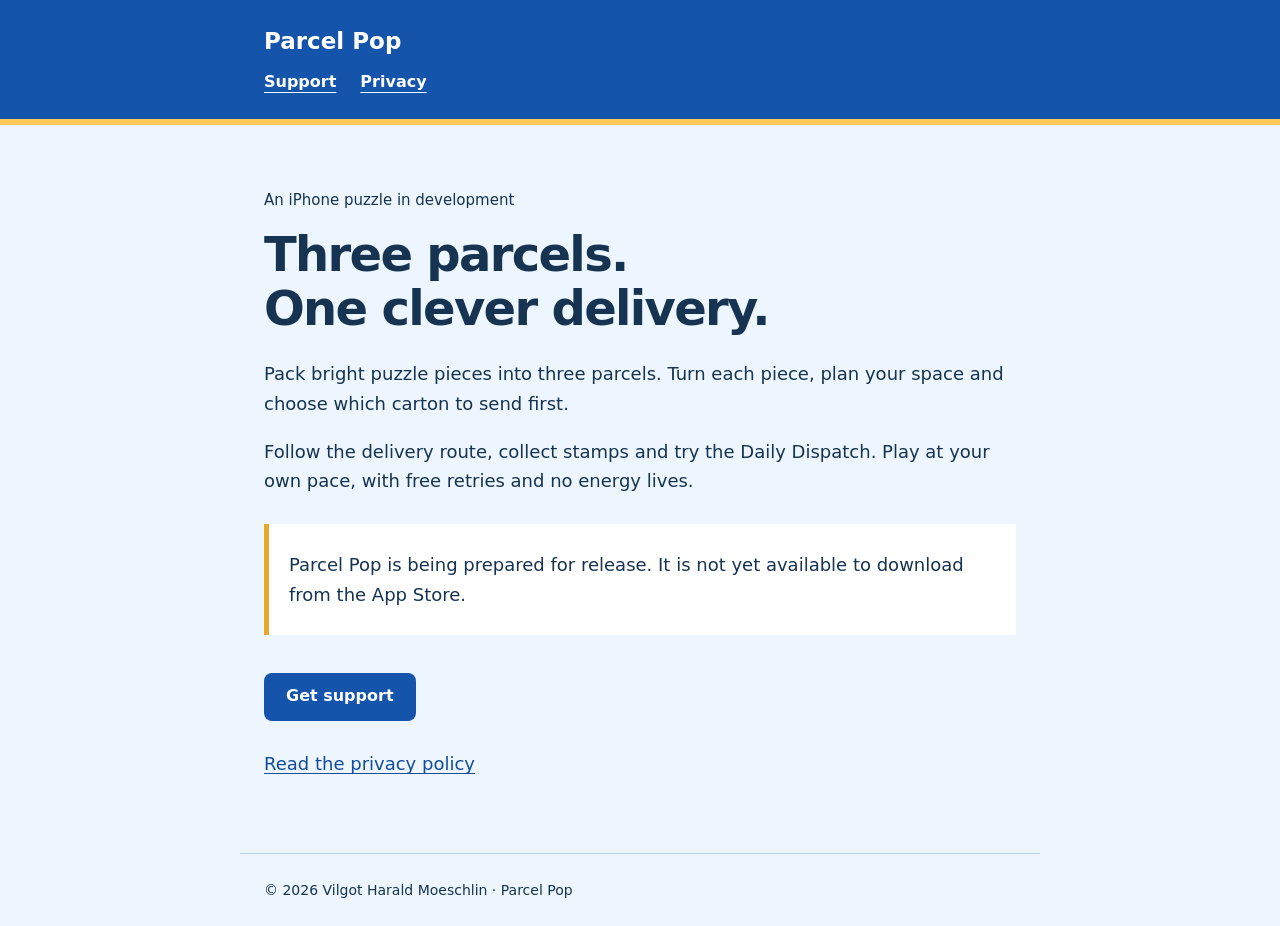
<file: index.html>
<!doctype html><html lang="en"><meta charset="utf-8"><meta name="viewport" content="width=device-width,initial-scale=1"><title>Parcel Pop · Packing Puzzle</title><meta name="description" content="Parcel Pop is an iPhone packing puzzle in development. Find support and privacy information."><link rel="stylesheet" href="site.css"><header><div><a href="./">Parcel Pop</a><nav aria-label="Main"><a href="support.html">Support</a><a href="privacy.html">Privacy</a></nav></div></header><main><p class="date">An iPhone puzzle in development</p><h1>Three parcels.<br>One clever delivery.</h1><p>Pack bright puzzle pieces into three parcels. Turn each piece, plan your space and choose which carton to send first.</p><p>Follow the delivery route, collect stamps and try the Daily Dispatch. Play at your own pace, with free retries and no energy lives.</p><div class="notice"><p>Parcel Pop is being prepared for release. It is not yet available to download from the App Store.</p></div><a class="action" href="support.html">Get support</a><p><a href="privacy.html">Read the privacy policy</a></p></main><footer>© 2026 Vilgot Harald Moeschlin · Parcel Pop</footer></html>
</file>
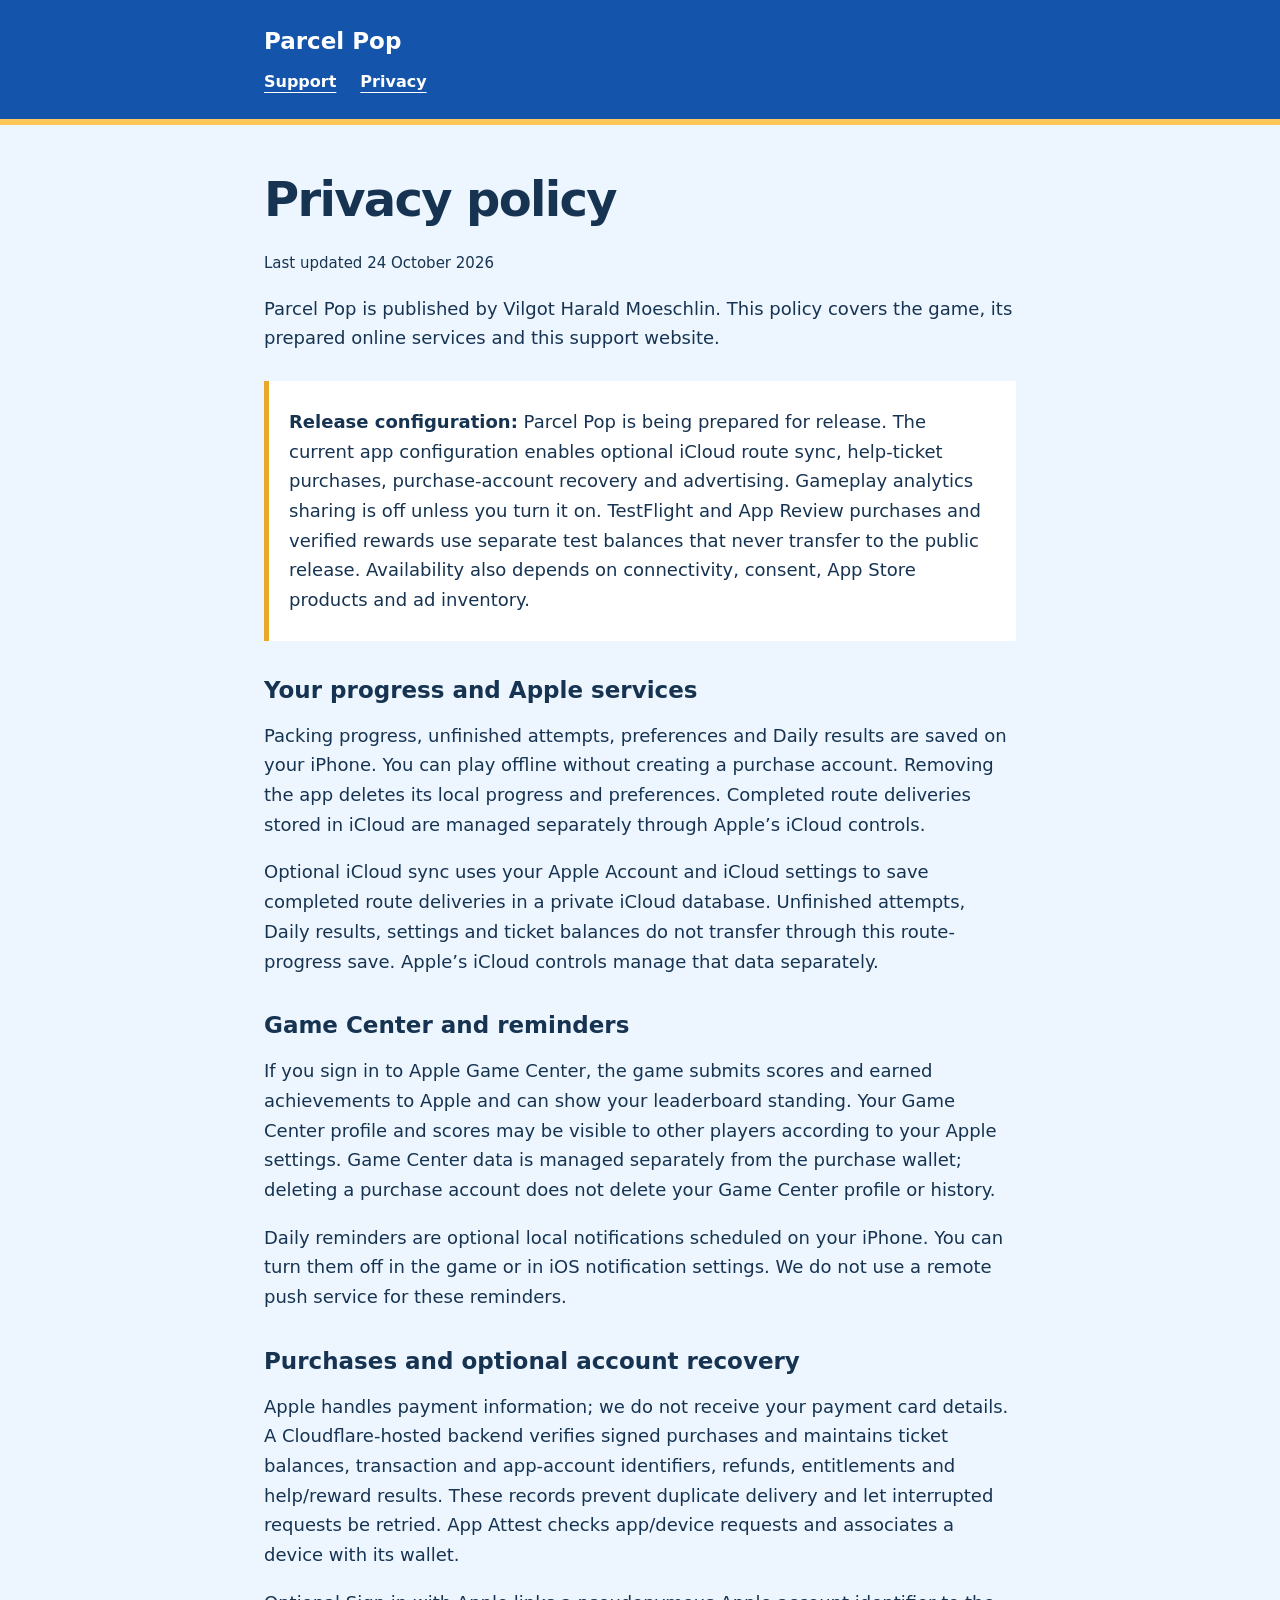
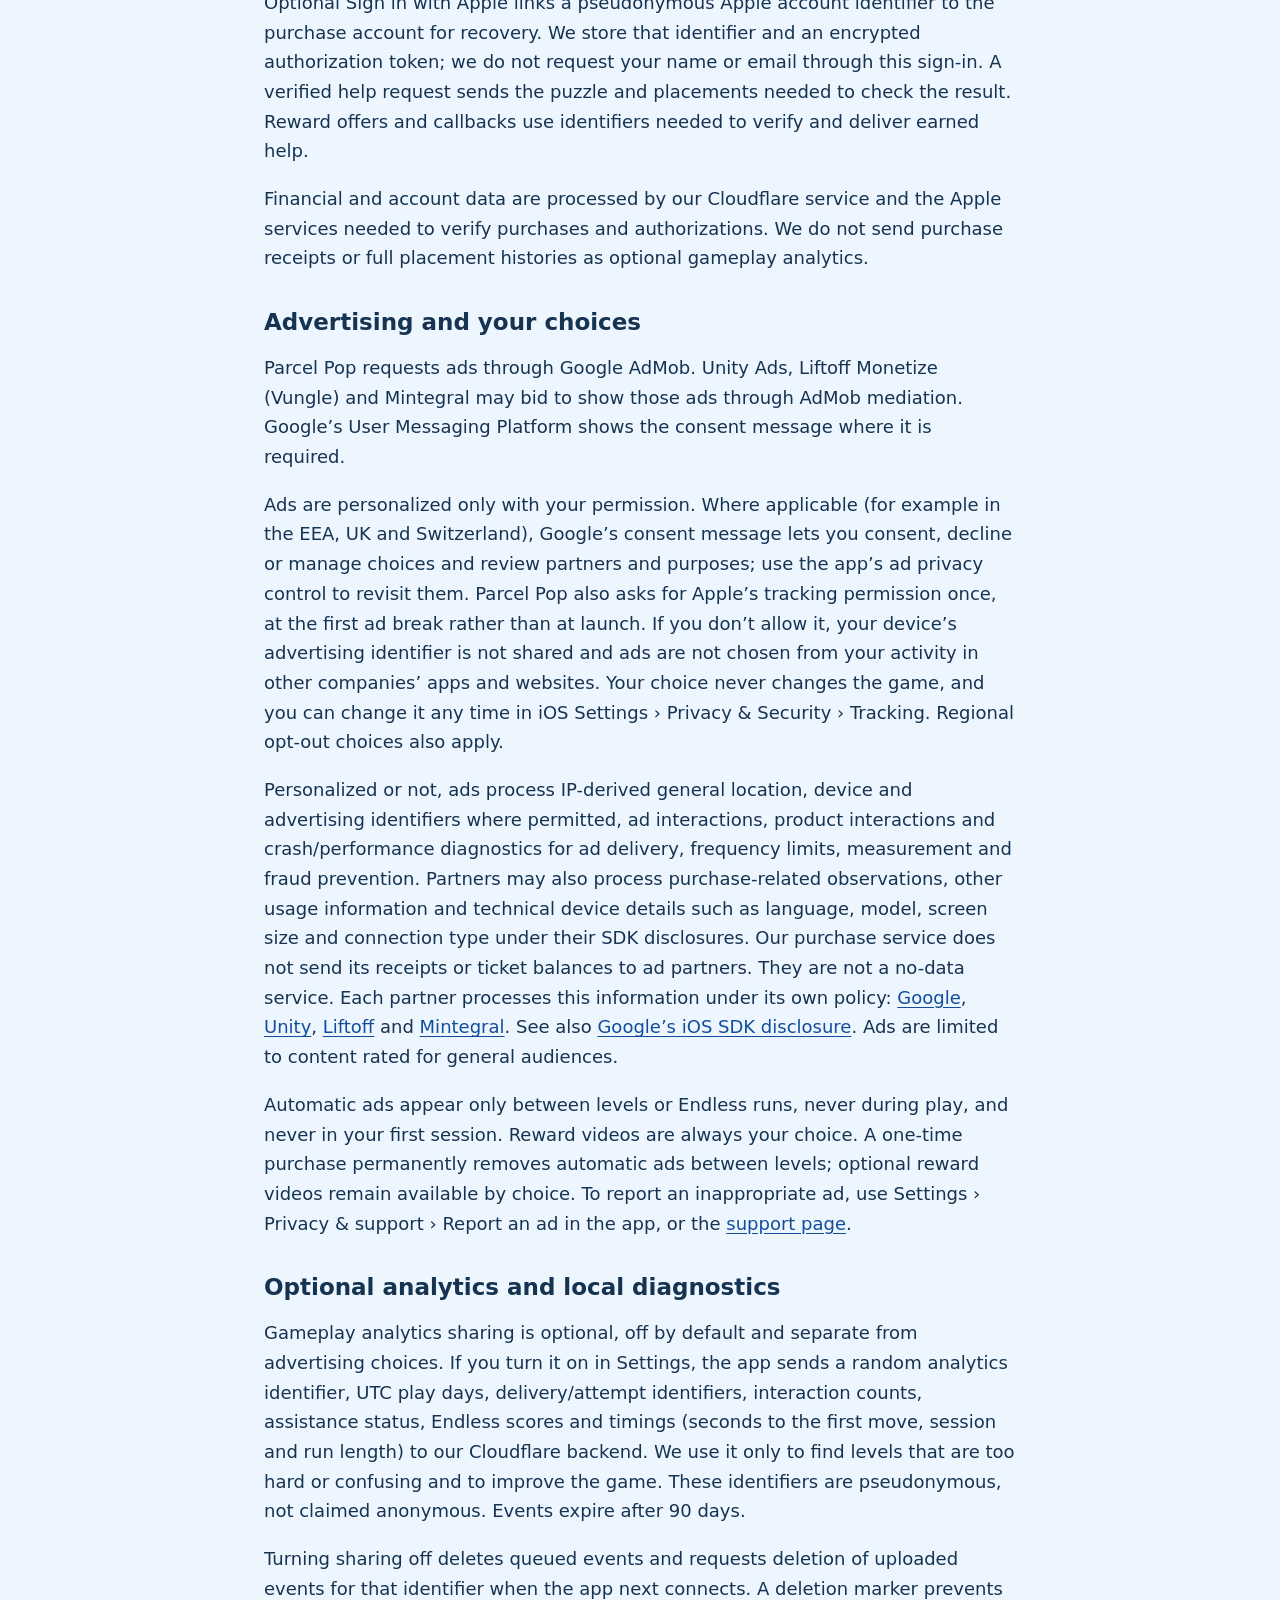
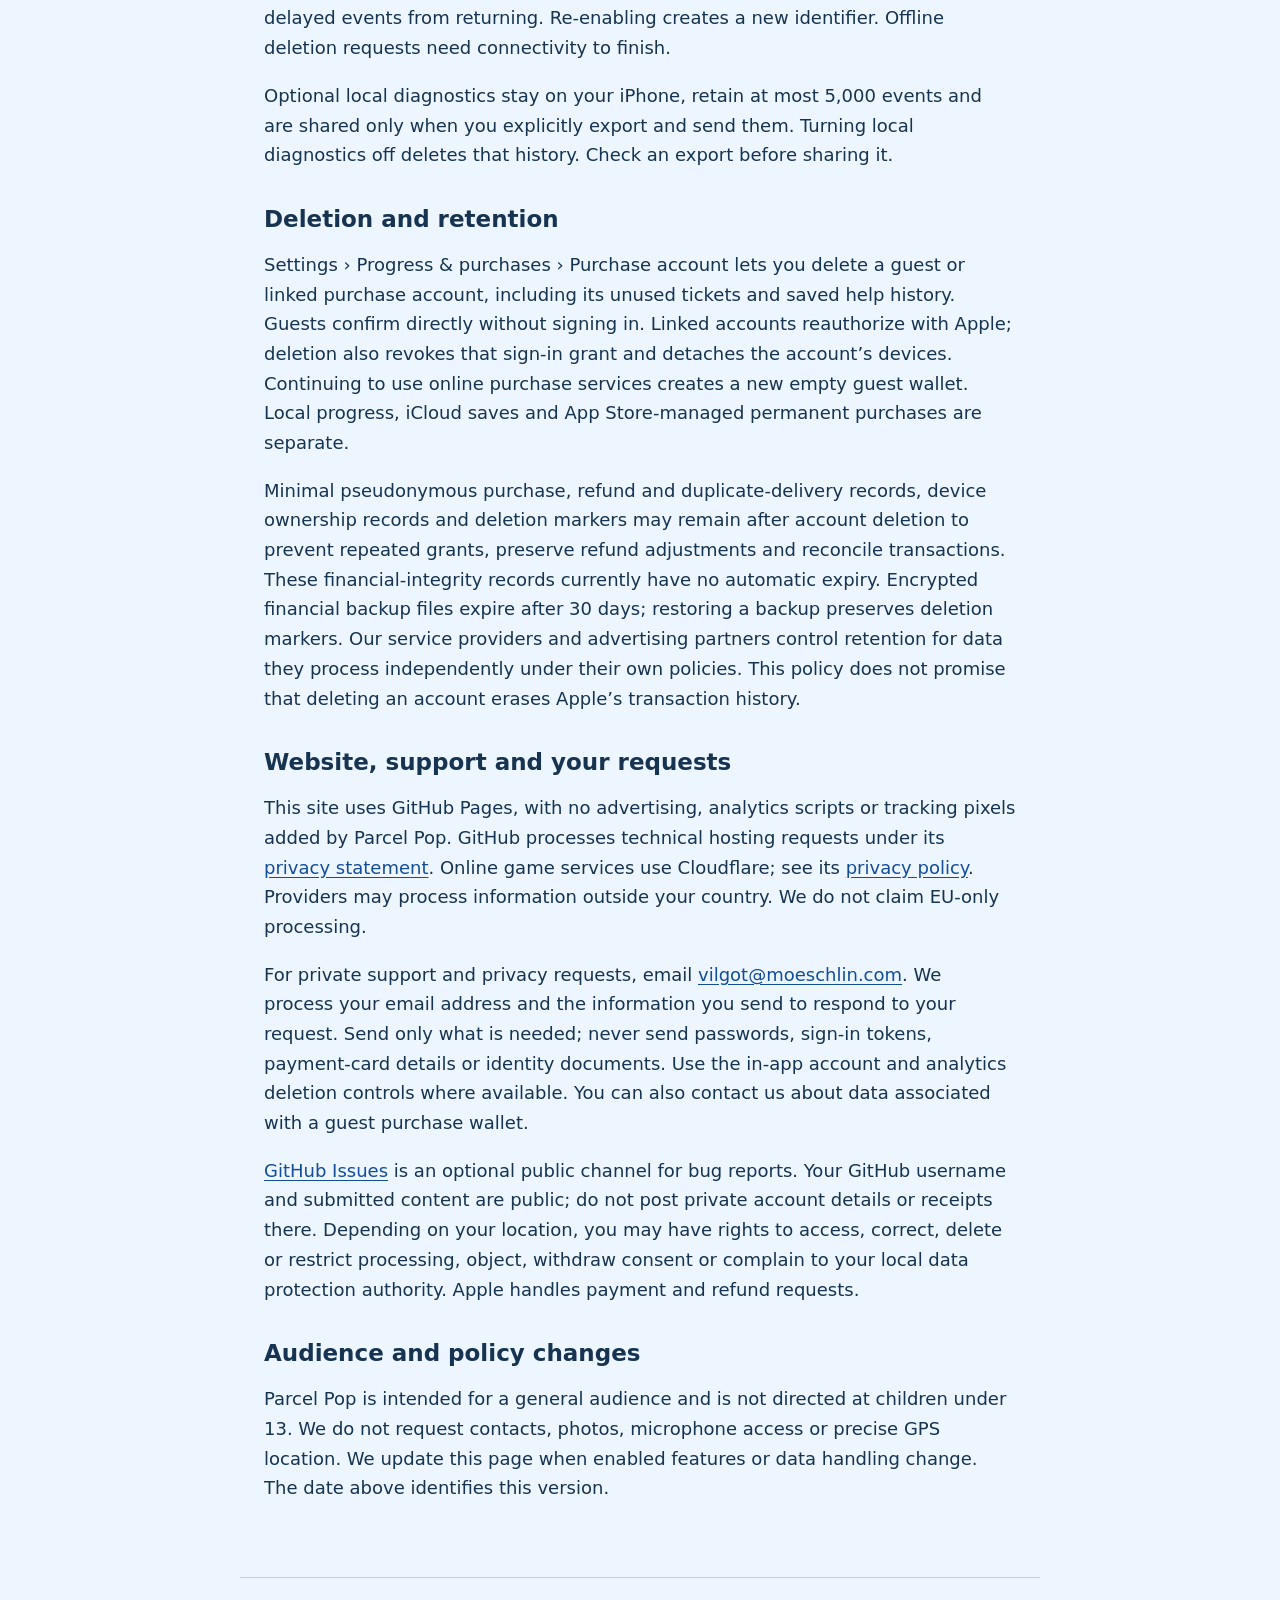
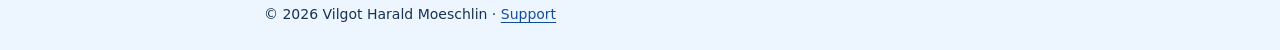
<file: privacy.html>
<!doctype html><html lang="en"><meta charset="utf-8"><meta name="viewport" content="width=device-width,initial-scale=1"><title>Privacy · Parcel Pop</title><meta name="description" content="Parcel Pop privacy policy, including local saves, optional Apple services, purchases, advertising choices and deletion requests."><link rel="stylesheet" href="site.css"><header><div><a href="./">Parcel Pop</a><nav aria-label="Main"><a href="support.html">Support</a><a href="privacy.html" aria-current="page">Privacy</a></nav></div></header><main>
<h1>Privacy policy</h1><p class="date">Last updated 24 October 2026</p><p>Parcel Pop is published by Vilgot Harald Moeschlin. This policy covers the game, its prepared online services and this support website.</p>
<div class="notice"><p><strong>Release configuration:</strong> Parcel Pop is being prepared for release. The current app configuration enables optional iCloud route sync, help-ticket purchases, purchase-account recovery and advertising. Gameplay analytics sharing is off unless you turn it on. TestFlight and App Review purchases and verified rewards use separate test balances that never transfer to the public release. Availability also depends on connectivity, consent, App Store products and ad inventory.</p></div>
<h2>Your progress and Apple services</h2><p>Packing progress, unfinished attempts, preferences and Daily results are saved on your iPhone. You can play offline without creating a purchase account. Removing the app deletes its local progress and preferences. Completed route deliveries stored in iCloud are managed separately through Apple’s iCloud controls.</p><p>Optional iCloud sync uses your Apple Account and iCloud settings to save completed route deliveries in a private iCloud database. Unfinished attempts, Daily results, settings and ticket balances do not transfer through this route-progress save. Apple’s iCloud controls manage that data separately.</p>
<h2>Game Center and reminders</h2><p>If you sign in to Apple Game Center, the game submits scores and earned achievements to Apple and can show your leaderboard standing. Your Game Center profile and scores may be visible to other players according to your Apple settings. Game Center data is managed separately from the purchase wallet; deleting a purchase account does not delete your Game Center profile or history.</p><p>Daily reminders are optional local notifications scheduled on your iPhone. You can turn them off in the game or in iOS notification settings. We do not use a remote push service for these reminders.</p><h2>Purchases and optional account recovery</h2><p>Apple handles payment information; we do not receive your payment card details. A Cloudflare-hosted backend verifies signed purchases and maintains ticket balances, transaction and app-account identifiers, refunds, entitlements and help/reward results. These records prevent duplicate delivery and let interrupted requests be retried. App Attest checks app/device requests and associates a device with its wallet.</p><p>Optional Sign in with Apple links a pseudonymous Apple account identifier to the purchase account for recovery. We store that identifier and an encrypted authorization token; we do not request your name or email through this sign-in. A verified help request sends the puzzle and placements needed to check the result. Reward offers and callbacks use identifiers needed to verify and deliver earned help.</p><p>Financial and account data are processed by our Cloudflare service and the Apple services needed to verify purchases and authorizations. We do not send purchase receipts or full placement histories as optional gameplay analytics.</p>
<h2>Advertising and your choices</h2><p>Parcel Pop requests ads through Google AdMob. Unity Ads, Liftoff Monetize (Vungle) and Mintegral may bid to show those ads through AdMob mediation. Google’s User Messaging Platform shows the consent message where it is required.</p><p>Ads are personalized only with your permission. Where applicable (for example in the EEA, UK and Switzerland), Google’s consent message lets you consent, decline or manage choices and review partners and purposes; use the app’s ad privacy control to revisit them. Parcel Pop also asks for Apple’s tracking permission once, at the first ad break rather than at launch. If you don’t allow it, your device’s advertising identifier is not shared and ads are not chosen from your activity in other companies’ apps and websites. Your choice never changes the game, and you can change it any time in iOS Settings › Privacy &amp; Security › Tracking. Regional opt-out choices also apply.</p><p>Personalized or not, ads process IP-derived general location, device and advertising identifiers where permitted, ad interactions, product interactions and crash/performance diagnostics for ad delivery, frequency limits, measurement and fraud prevention. Partners may also process purchase-related observations, other usage information and technical device details such as language, model, screen size and connection type under their SDK disclosures. Our purchase service does not send its receipts or ticket balances to ad partners. They are not a no-data service. Each partner processes this information under its own policy: <a href="https://policies.google.com/technologies/partner-sites">Google</a>, <a href="https://unity.com/legal/game-player-and-app-user-privacy-policy">Unity</a>, <a href="https://liftoff.io/privacy-policy/">Liftoff</a> and <a href="https://www.mintegral.com/en/privacy">Mintegral</a>. See also <a href="https://developers.google.com/admob/ios/privacy/data-disclosure">Google’s iOS SDK disclosure</a>. Ads are limited to content rated for general audiences.</p><p>Automatic ads appear only between levels or Endless runs, never during play, and never in your first session. Reward videos are always your choice. A one-time purchase permanently removes automatic ads between levels; optional reward videos remain available by choice. To report an inappropriate ad, use Settings › Privacy &amp; support › Report an ad in the app, or the <a href="support.html">support page</a>.</p>
<h2>Optional analytics and local diagnostics</h2><p>Gameplay analytics sharing is optional, off by default and separate from advertising choices. If you turn it on in Settings, the app sends a random analytics identifier, UTC play days, delivery/attempt identifiers, interaction counts, assistance status, Endless scores and timings (seconds to the first move, session and run length) to our Cloudflare backend. We use it only to find levels that are too hard or confusing and to improve the game. These identifiers are pseudonymous, not claimed anonymous. Events expire after 90 days.</p><p>Turning sharing off deletes queued events and requests deletion of uploaded events for that identifier when the app next connects. A deletion marker prevents delayed events from returning. Re-enabling creates a new identifier. Offline deletion requests need connectivity to finish.</p><p>Optional local diagnostics stay on your iPhone, retain at most 5,000 events and are shared only when you explicitly export and send them. Turning local diagnostics off deletes that history. Check an export before sharing it.</p>
<h2>Deletion and retention</h2><p>Settings › Progress &amp; purchases › Purchase account lets you delete a guest or linked purchase account, including its unused tickets and saved help history. Guests confirm directly without signing in. Linked accounts reauthorize with Apple; deletion also revokes that sign-in grant and detaches the account’s devices. Continuing to use online purchase services creates a new empty guest wallet. Local progress, iCloud saves and App Store-managed permanent purchases are separate.</p><p>Minimal pseudonymous purchase, refund and duplicate-delivery records, device ownership records and deletion markers may remain after account deletion to prevent repeated grants, preserve refund adjustments and reconcile transactions. These financial-integrity records currently have no automatic expiry. Encrypted financial backup files expire after 30 days; restoring a backup preserves deletion markers. Our service providers and advertising partners control retention for data they process independently under their own policies. This policy does not promise that deleting an account erases Apple’s transaction history.</p>
<h2>Website, support and your requests</h2><p>This site uses GitHub Pages, with no advertising, analytics scripts or tracking pixels added by Parcel Pop. GitHub processes technical hosting requests under its <a href="https://docs.github.com/en/site-policy/privacy-policies/github-general-privacy-statement">privacy statement</a>. Online game services use Cloudflare; see its <a href="https://www.cloudflare.com/privacypolicy/">privacy policy</a>. Providers may process information outside your country. We do not claim EU-only processing.</p><p>For private support and privacy requests, email <a href="mailto:vilgot@moeschlin.com">vilgot@moeschlin.com</a>. We process your email address and the information you send to respond to your request. Send only what is needed; never send passwords, sign-in tokens, payment-card details or identity documents. Use the in-app account and analytics deletion controls where available. You can also contact us about data associated with a guest purchase wallet.</p><p><a href="https://github.com/VilgotMoe/parcel-pop/issues">GitHub Issues</a> is an optional public channel for bug reports. Your GitHub username and submitted content are public; do not post private account details or receipts there. Depending on your location, you may have rights to access, correct, delete or restrict processing, object, withdraw consent or complain to your local data protection authority. Apple handles payment and refund requests.</p>
<h2>Audience and policy changes</h2><p>Parcel Pop is intended for a general audience and is not directed at children under 13. We do not request contacts, photos, microphone access or precise GPS location. We update this page when enabled features or data handling change. The date above identifies this version.</p>
</main><footer>© 2026 Vilgot Harald Moeschlin · <a href="support.html">Support</a></footer></html>
</file>
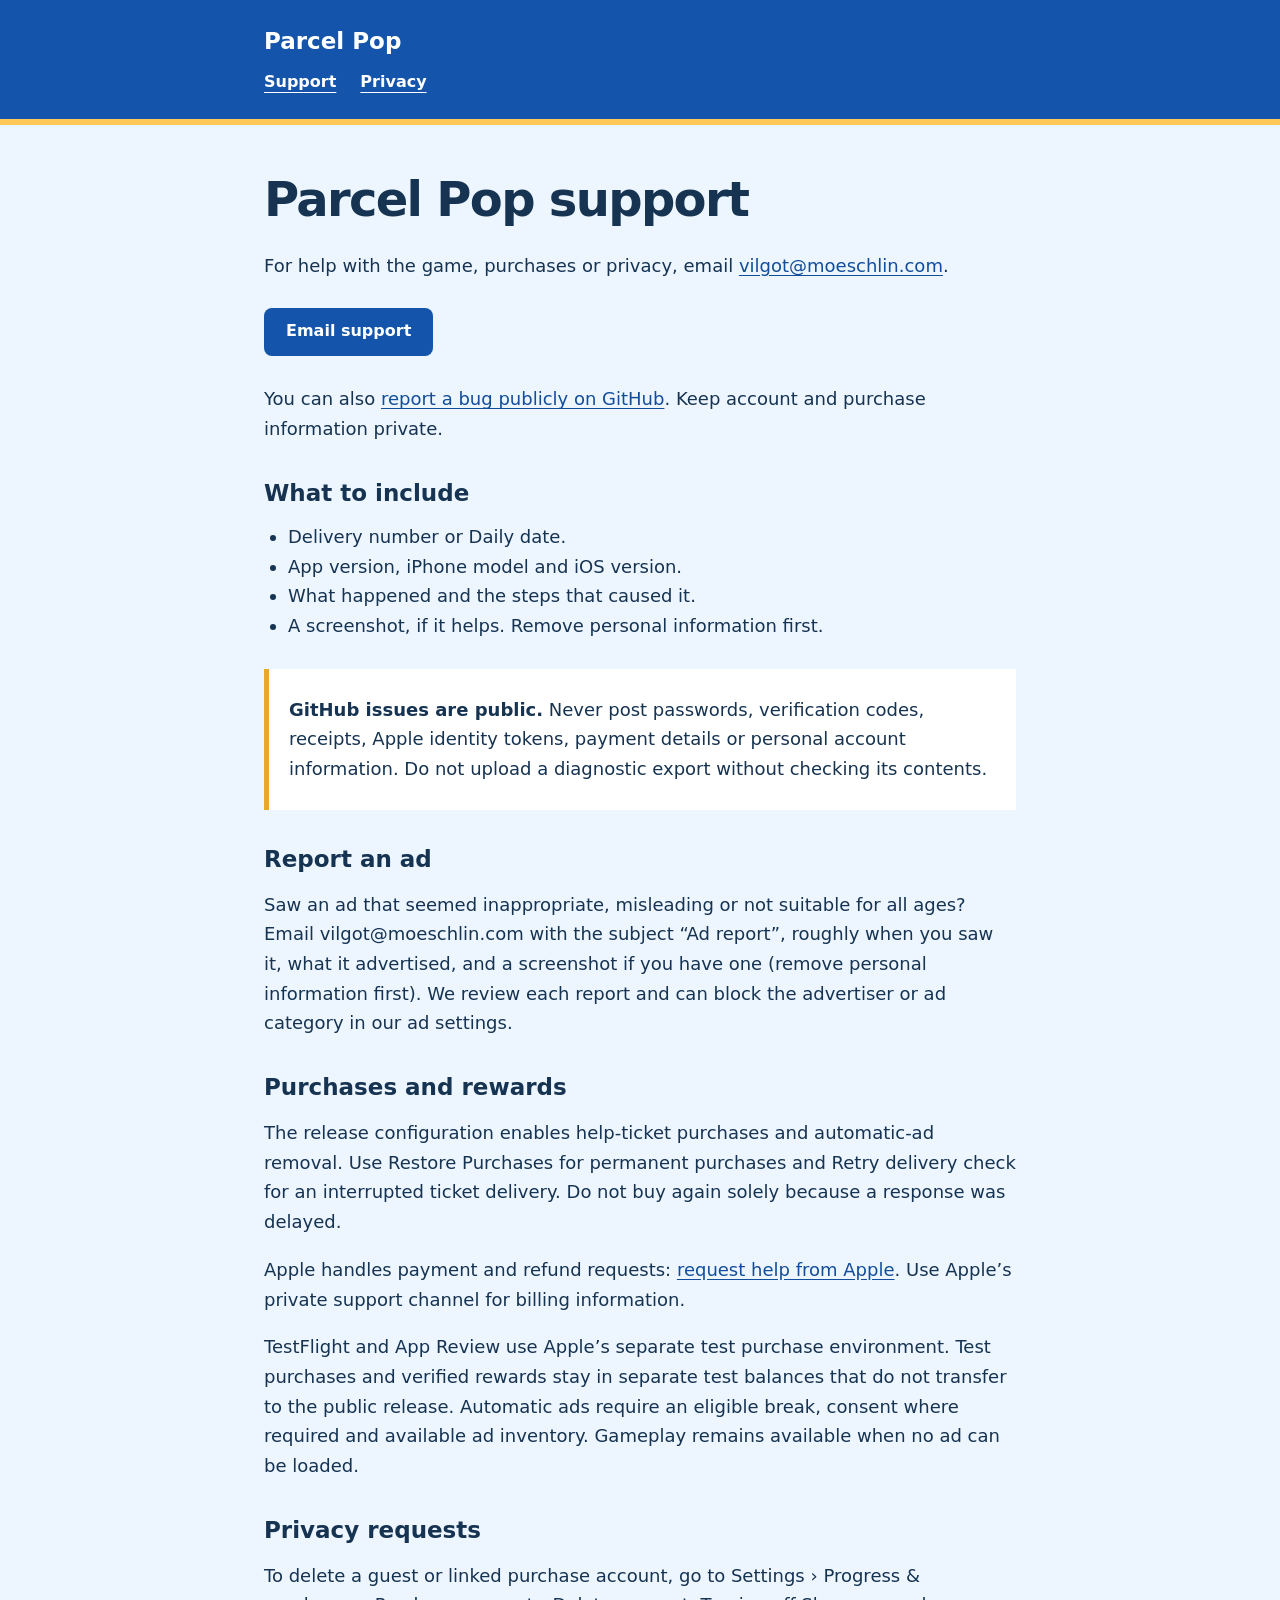
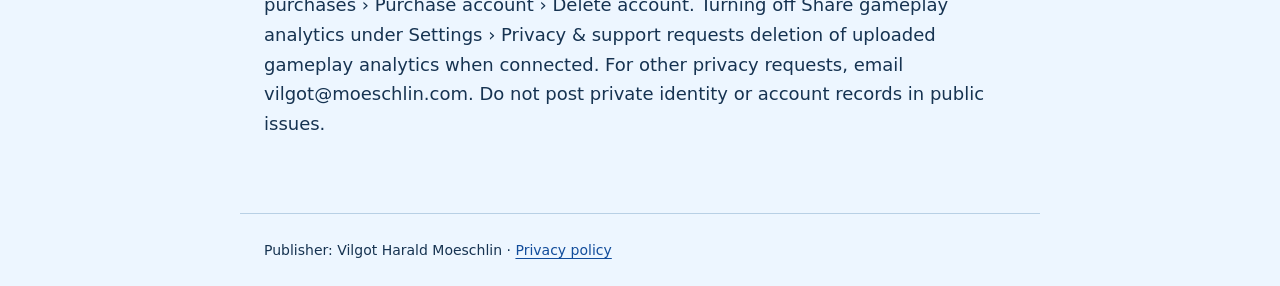
<file: support.html>
<!doctype html><html lang="en"><meta charset="utf-8"><meta name="viewport" content="width=device-width,initial-scale=1"><title>Support · Parcel Pop</title><link rel="stylesheet" href="site.css"><header><div><a href="./">Parcel Pop</a><nav aria-label="Main"><a href="support.html" aria-current="page">Support</a><a href="privacy.html">Privacy</a></nav></div></header><main><h1>Parcel Pop support</h1><p>For help with the game, purchases or privacy, email <a href="mailto:vilgot@moeschlin.com">vilgot@moeschlin.com</a>.</p><a class="action" href="mailto:vilgot@moeschlin.com">Email support</a><p>You can also <a href="https://github.com/VilgotMoe/parcel-pop/issues/new">report a bug publicly on GitHub</a>. Keep account and purchase information private.</p><h2>What to include</h2><ul><li>Delivery number or Daily date.</li><li>App version, iPhone model and iOS version.</li><li>What happened and the steps that caused it.</li><li>A screenshot, if it helps. Remove personal information first.</li></ul><div class="notice"><p><strong>GitHub issues are public.</strong> Never post passwords, verification codes, receipts, Apple identity tokens, payment details or personal account information. Do not upload a diagnostic export without checking its contents.</p></div><h2>Report an ad</h2><p>Saw an ad that seemed inappropriate, misleading or not suitable for all ages? Email vilgot@moeschlin.com with the subject “Ad report”, roughly when you saw it, what it advertised, and a screenshot if you have one (remove personal information first). We review each report and can block the advertiser or ad category in our ad settings.</p><h2>Purchases and rewards</h2><p>The release configuration enables help-ticket purchases and automatic-ad removal. Use Restore Purchases for permanent purchases and Retry delivery check for an interrupted ticket delivery. Do not buy again solely because a response was delayed.</p><p>Apple handles payment and refund requests: <a href="https://reportaproblem.apple.com/">request help from Apple</a>. Use Apple’s private support channel for billing information.</p><p>TestFlight and App Review use Apple’s separate test purchase environment. Test purchases and verified rewards stay in separate test balances that do not transfer to the public release. Automatic ads require an eligible break, consent where required and available ad inventory. Gameplay remains available when no ad can be loaded.</p><h2>Privacy requests</h2><p>To delete a guest or linked purchase account, go to Settings › Progress &amp; purchases › Purchase account › Delete account. Turning off Share gameplay analytics under Settings › Privacy &amp; support requests deletion of uploaded gameplay analytics when connected. For other privacy requests, email vilgot@moeschlin.com. Do not post private identity or account records in public issues.</p></main><footer>Publisher: Vilgot Harald Moeschlin · <a href="privacy.html">Privacy policy</a></footer></html>
</file>
<file: site.css>
:root{font-family:ui-rounded,system-ui,-apple-system,BlinkMacSystemFont,sans-serif;color:#163351;background:#edf6ff;color-scheme:light}*{box-sizing:border-box}body{margin:0}header{background:#1454aa;color:#fff;border-bottom:6px solid #ffc757}header>div,main,footer{max-width:800px;margin:auto;padding:28px 24px}header a{color:#fff;font-weight:800;text-decoration:none;font-size:23px}nav{display:flex;gap:24px;margin-top:18px;flex-wrap:wrap}nav a{font-size:16px;font-weight:650;text-decoration:underline;text-underline-offset:5px}main{padding-top:48px;padding-bottom:56px;min-height:65vh}h1{font-size:clamp(32px,7vw,48px);line-height:1.12;letter-spacing:-.035em;margin:0 0 24px}h2{font-size:23px;margin:36px 0 12px}p,li{font-size:18px;line-height:1.65}a{color:#124d9b;text-underline-offset:3px}a:focus-visible{outline:3px solid #d78400;outline-offset:5px}small,.date{font-size:15px}.notice{border-left:5px solid #e8a92b;padding:8px 20px;background:#fff;margin:28px 0}.action{display:inline-block;background:#1454aa;color:white;padding:13px 22px;text-decoration:none;border-radius:8px;font-weight:750;min-height:48px;margin:10px 0}footer{border-top:1px solid #b8d0e5;font-size:14px}ul{padding-left:24px}@media(max-width:480px){header>div,main,footer{padding-left:20px;padding-right:20px}main{padding-top:32px}p,li{font-size:17px}}
</file>
